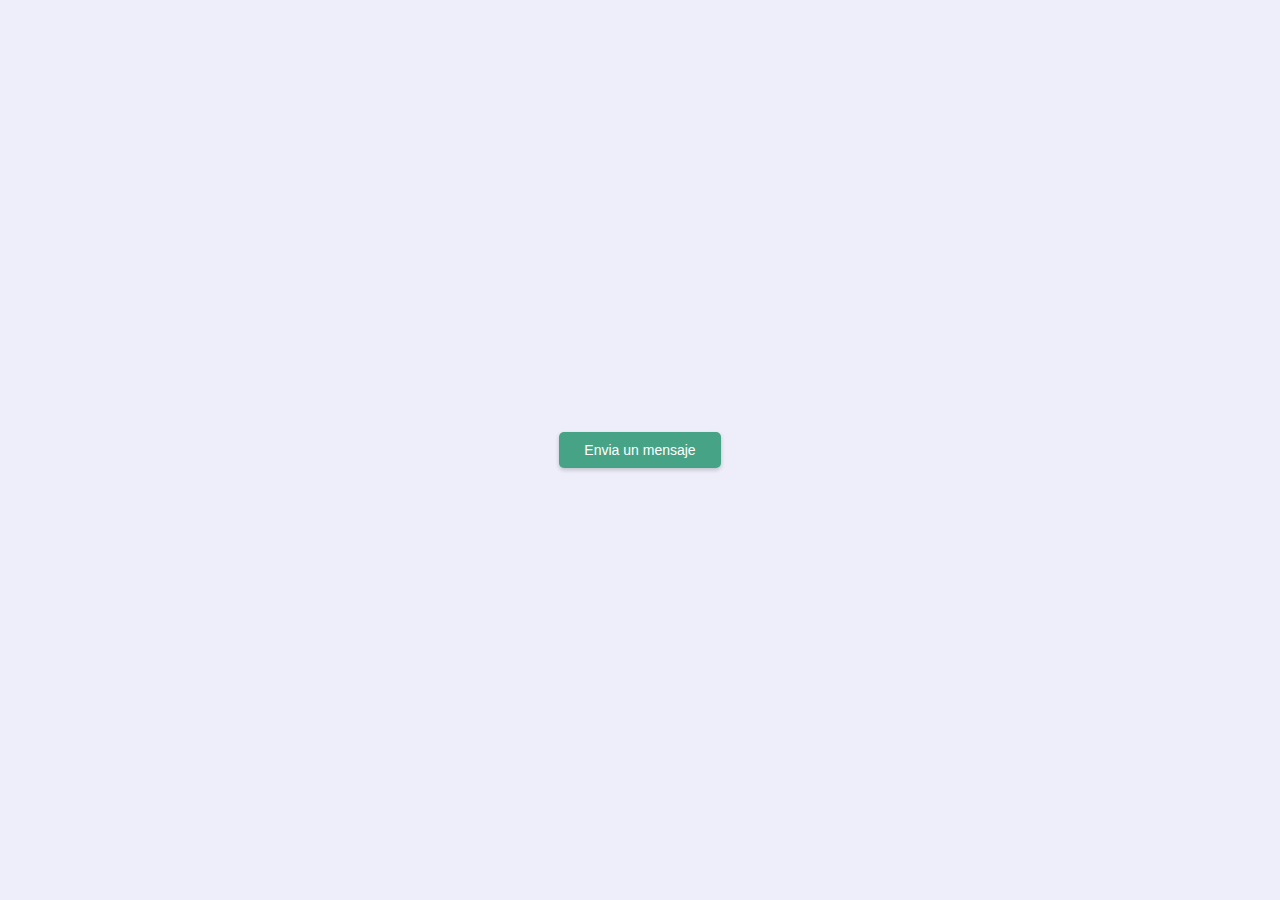
<file: index.html>
<!DOCTYPE html>
<html lang="en">
<head>
    <meta charset="UTF-8">
    <meta http-equiv="X-UA-Compatible" content="IE=edge">
    <meta name="viewport" content="width=device-width, initial-scale=1.0">
    <link rel="stylesheet" href="estilo.css">

    <title>Envía un mensaje</title>
</head>
</body>
    <button id="open">
        Envia un mensaje
    </button>

    <div id="modal_container" class="modal-container">
        <div class="modal">
            <h1>Envia un mensaje</h1>
            <form>
                <input type="text">
            </form>
            <button id="close">Enviar</button>
        </div>
    </div>
    <script src="app.js"></script>
<body>
<html>
</file>
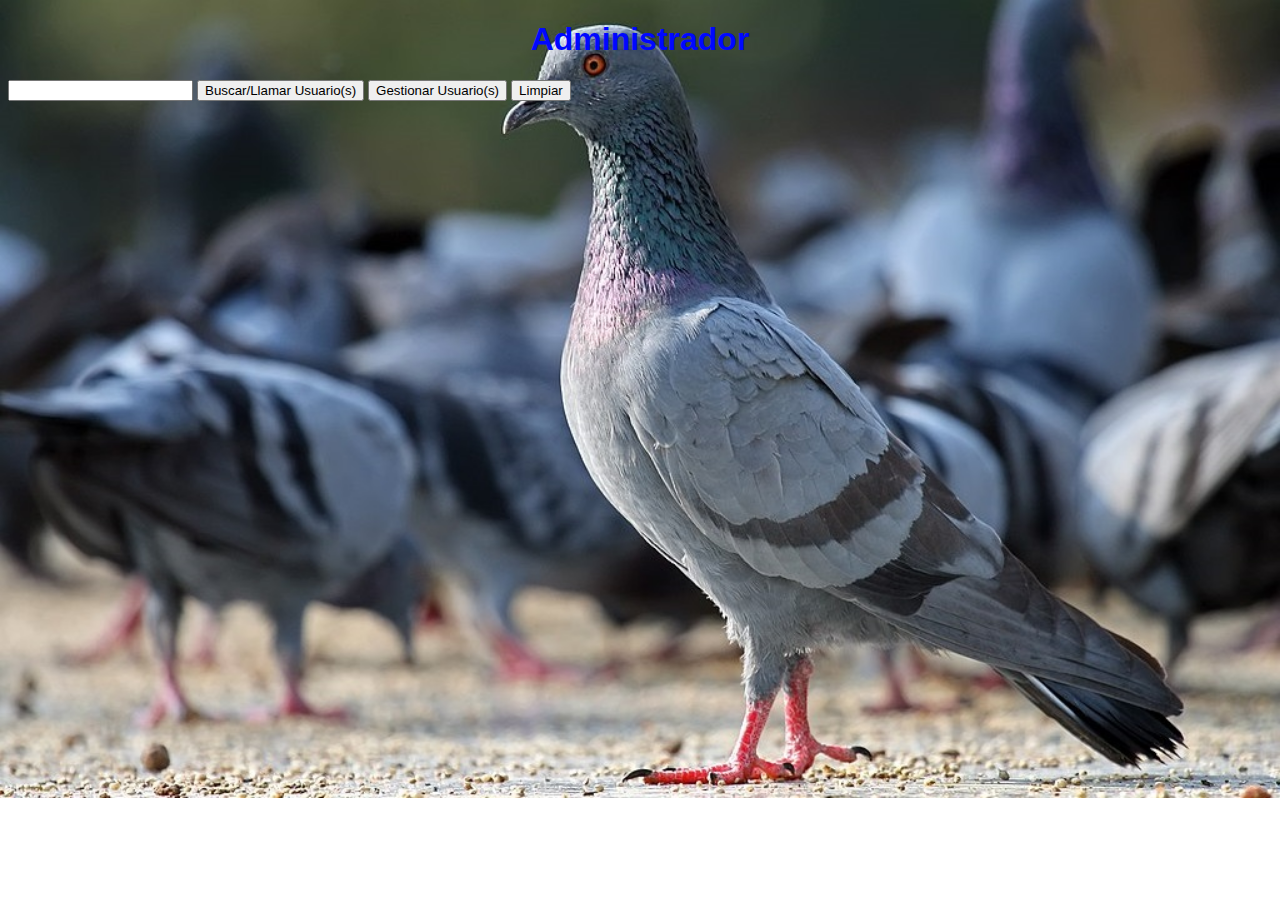
<file: admin.html>
<!DOCTYPE html>

<html>

<head>
    <title>Superadministrador</title>
    <h1 style="color: rgb(0, 8, 255); text-align: center; font-family: Verdana, Geneva, Tahoma, sans-serif;"> Administrador </h1>
</head>
<style>
    body
        {
            background-image:url('Columba_livia.jpg');
            background-repeat: no-repeat;
            background-size: cover;
        }
</style>

<!-- para la navegabilidad etiqueta ancla (<a href="pagina redireccion">)
para ir a otro sitio/cambio de pagina: location.href="principal.html/ el nombre de la pagina a la que quiere redirecionarse".
href= nombre pagina redireccionada
alert=("escriba el mensaje de alerta")
bgColor: color de fonfo
fgColor: color de texto 
<center> blabla <center>
    para poder actualizar -->

<body>
    <form action="#" method="post">
        <input value="">
        <input type="submit" class="button button-block" value="Buscar/Llamar Usuario(s)">
        <input type="submit" class="button button-block" value="Gestionar Usuario(s)">
        <input type="submit" class="button button-block" value="Limpiar">
        <location.href="Usuario.html/"></location.href>

        <!-- seleccionar imagen(s) -->
        <!-- eliminar imagen(s) -->
        <!-- seleccionar comentario(s) -->
        <!-- eliminar comentario(s) -->
    </form>    
</body>
</html>
</file>
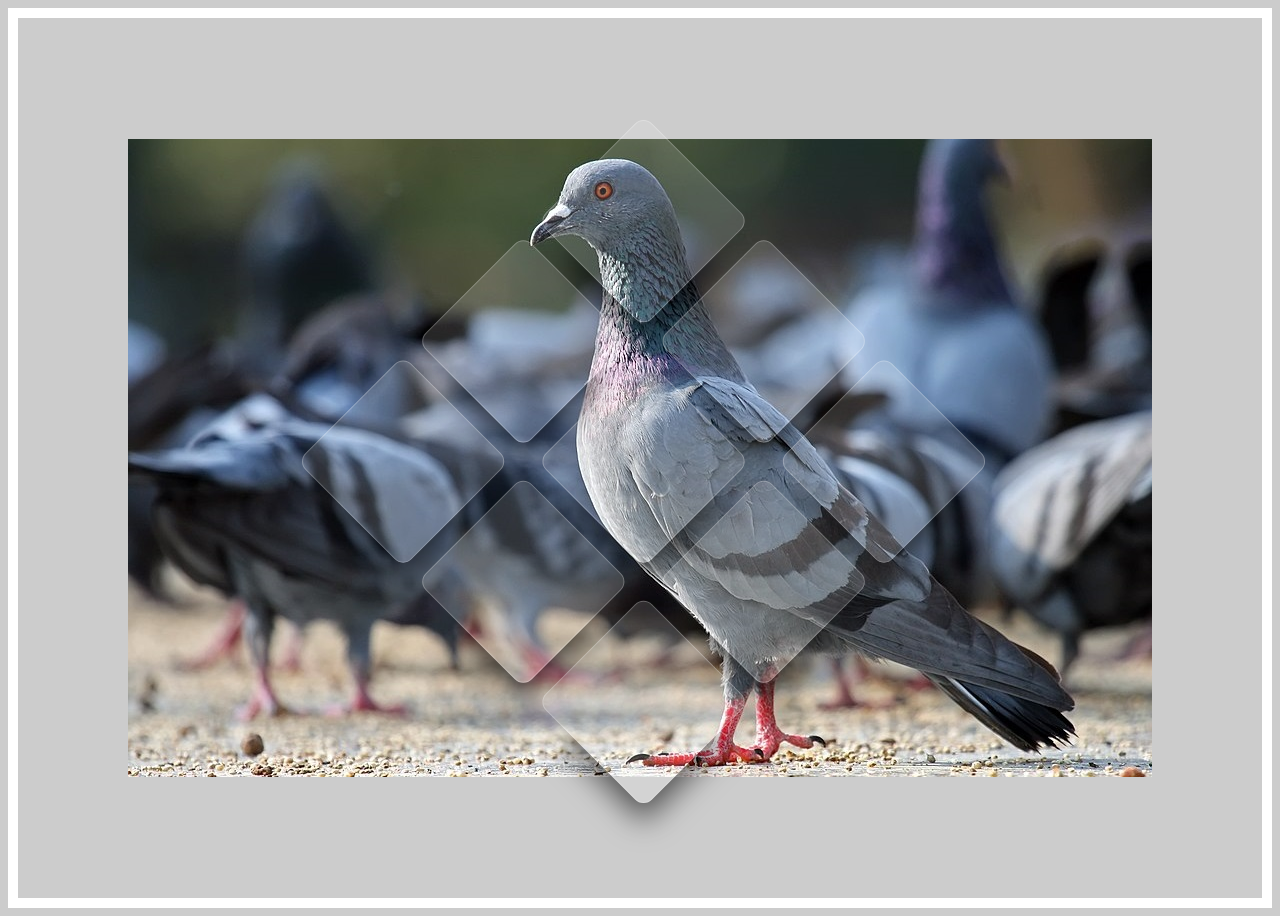
<file: inicio.html>
<!doctype html>
<!--[if lte IE 9]>
<html lang="en" class="oldie">
<![endif]-->
<!--[if gt IE 9]><!-->
<html lang="en">
<!--<![endif]-->

<head>
    <meta charset="utf-8">
    <meta name="viewport" content="width=device-width, initial-scale=1">
    <title>CSS Grid Pulse</title>
    <link rel="stylesheet" media="all" href="style.css" />
</head>

<body>

    <div class="grid">
        <div>1</div>
        <div>2</div>
        <div>3</div>
        <div>4</div>
        <div>5</div>
        <div>6</div>
        <div>7</div>
        <div>8</div>
        <div>9</div>
    </div>

</body>

</html>
</file>
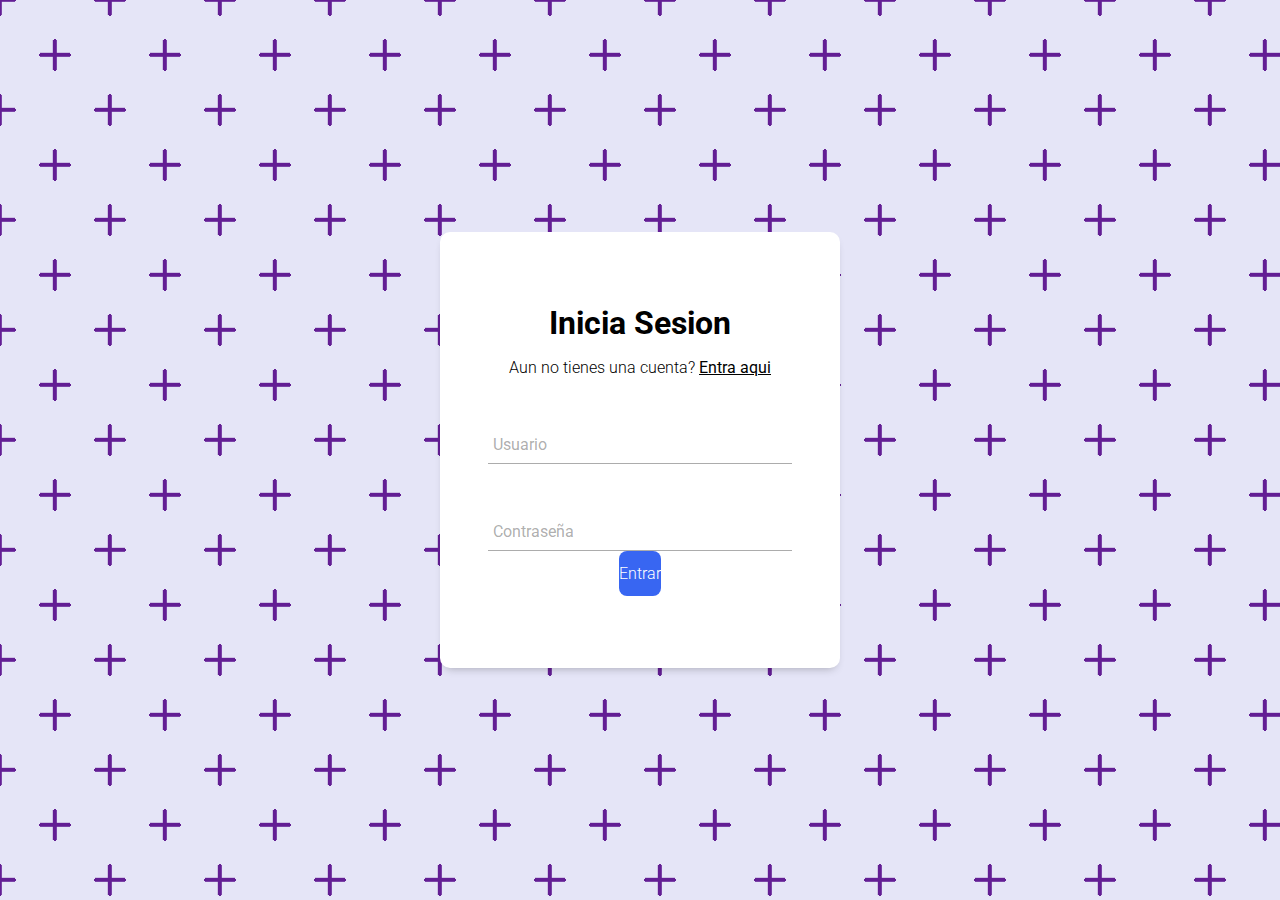
<file: login.html>
<!DOCTYPE html>
<html lang="en">
<head>
    <meta charset="UTF-8">
    <meta http-equiv="X-UA-Compatible" content="IE=edge">
    <meta name="viewport" content="width=device-width, initial-scale=1.0">
    <title>Formulario</title>
    <link rel="stylesheet" href="estilos.css">
</head>
<body>
    <form class="form">
        <h2 class="form_title">Inicia Sesion</h2>
        <p class="form_paragraph">Aun no tienes una cuenta? <a href="#" class="form_link">Entra aqui</a> </p>

        
        <div class="form_container">
            <div class="form_group">
                <input type="text" id="user" class="form_input" placeholder=" ">
                <label for="user" class="form_label">Usuario</label>
                <span class="form_line"></span>
            </div>
        </div>
        <div class="form_container">
            <div class="form_group">
                <input type="text" id="password" class="form_input" placeholder=" ">
                <label for="password" class="form_label">Contraseña</label>
                <span class="form_line"></span>
            </div>
        </div>

        <input type="submit" class="form_submit" value="Entrar"> 

        
    </form>
    
</body>
</html>
</file>
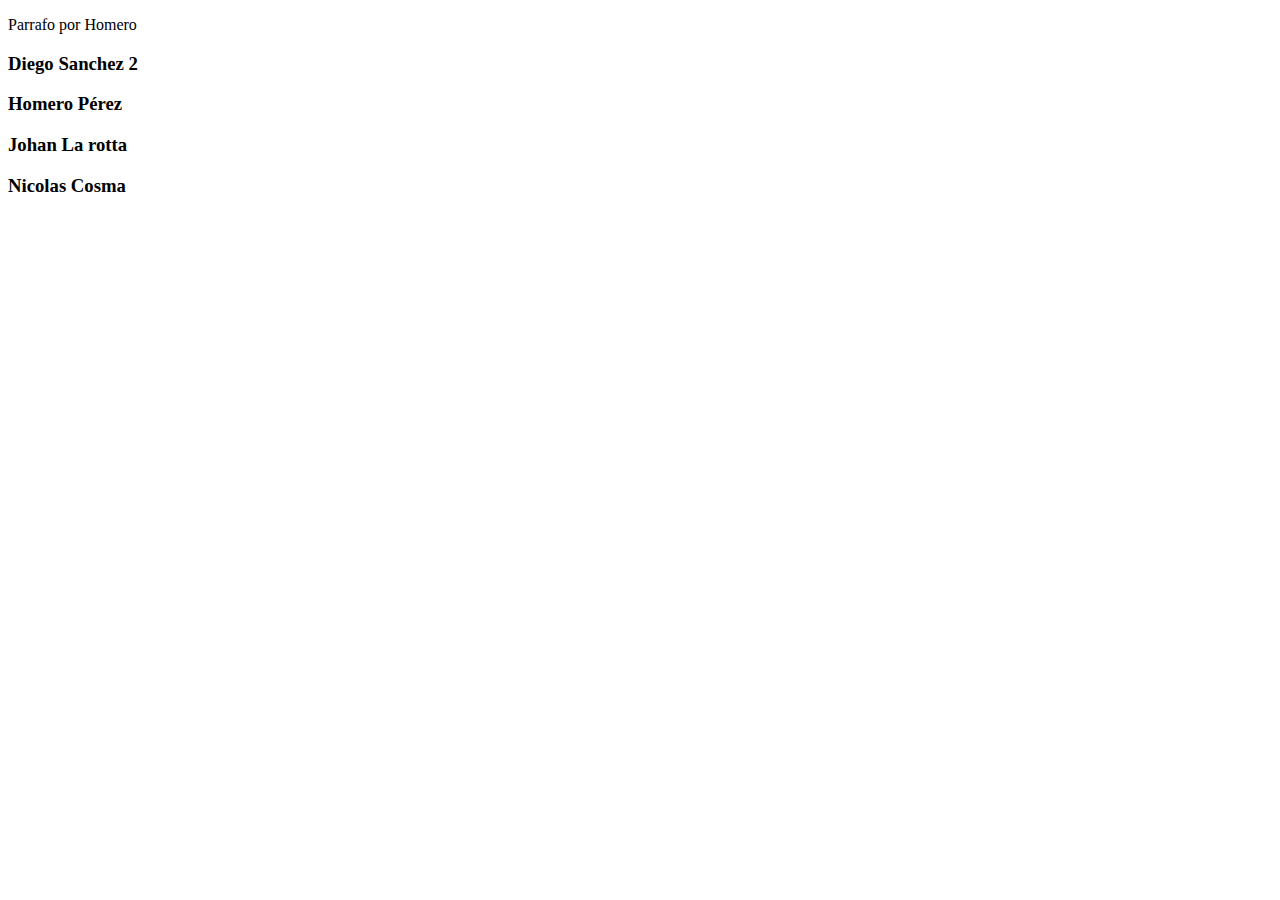
<file: prueba.html>
<!DOCTYPE html>
<html>

<head>
    <title>"Diego Sanchez 1"</title>
    <p>Parrafo por Homero</p>
</head>

<body>
    <h3>Diego Sanchez 2</h3>
    <h3>Homero Pérez</h3>
    <h3>Johan La rotta</h3>
    <h3>Nicolas Cosma</h3>
</body>

</html>
</file>
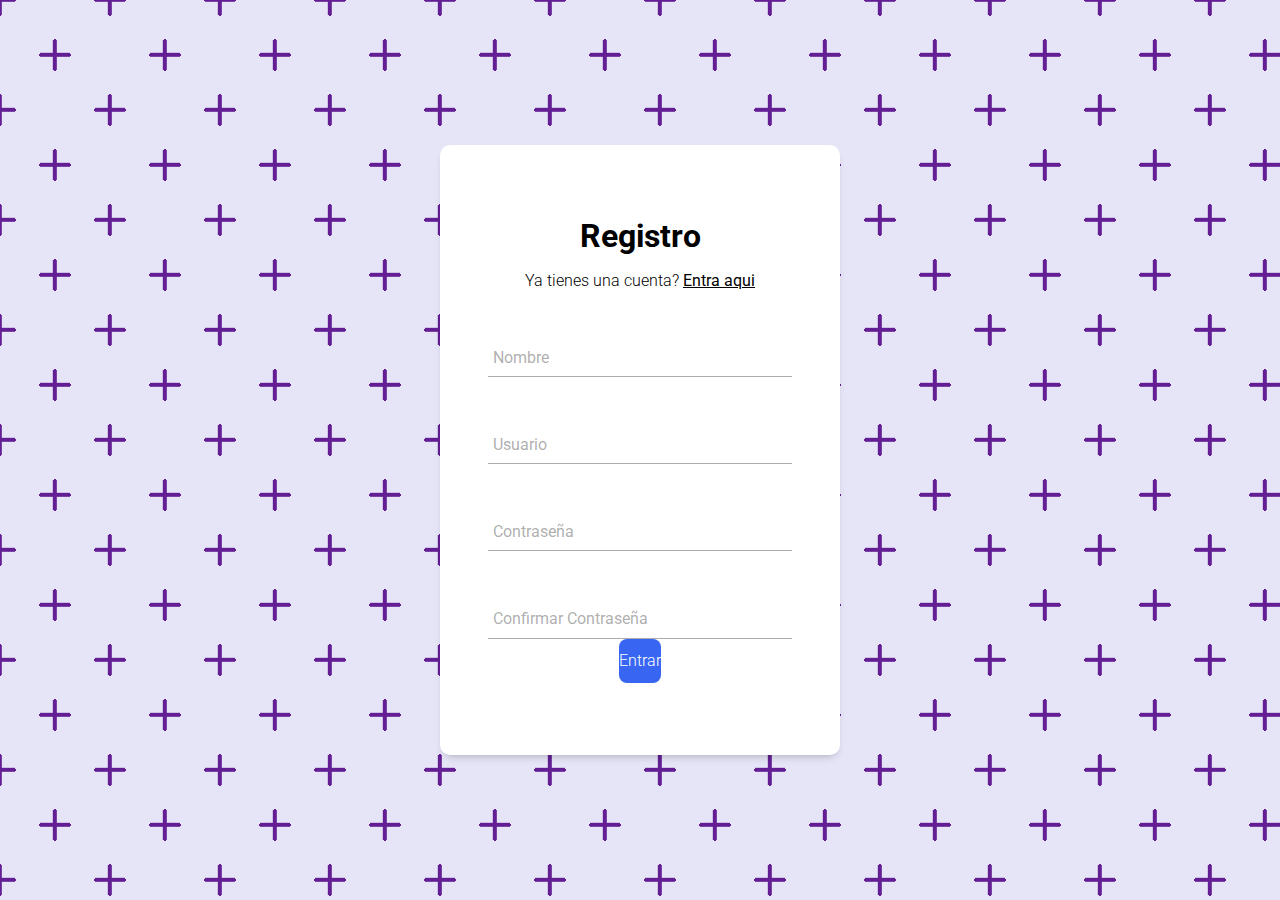
<file: registro.html>
<!DOCTYPE html>
<html lang="en">
<head>
    <meta charset="UTF-8">
    <meta http-equiv="X-UA-Compatible" content="IE=edge">
    <meta name="viewport" content="width=device-width, initial-scale=1.0">
    <title>Formulario</title>
    <link rel="stylesheet" href="estilos.css">
</head>
<body>
    <form class="form">
        <h2 class="form_title">Registro</h2>
        <p class="form_paragraph">Ya tienes una cuenta? <a href="#" class="form_link">Entra aqui</a> </p>

        <div class="form_container">
            <div class="form_group">
                <input type="text" id="name" class="form_input" placeholder=" ">
                <label for="name" class="form_label">Nombre</label>
                <span class="form_line"></span>
            </div>
        </div>
        <div class="form_container">
            <div class="form_group">
                <input type="text" id="user" class="form_input" placeholder=" ">
                <label for="user" class="form_label">Usuario</label>
                <span class="form_line"></span>
            </div>
        </div>
        <div class="form_container">
            <div class="form_group">
                <input type="text" id="password" class="form_input" placeholder=" ">
                <label for="password" class="form_label">Contraseña</label>
                <span class="form_line"></span>
            </div>
        </div>
        <div class="form_container">
            <div class="form_group">
                <input type="text" id="password" class="form_input" placeholder=" ">
                <label for="password" class="form_label">Confirmar Contraseña</label>
                <span class="form_line"></span>
            </div>
        </div>

        <input type="submit" class="form_submit" value="Entrar"> 

        
    </form>
    
</body>
</html>
</file>
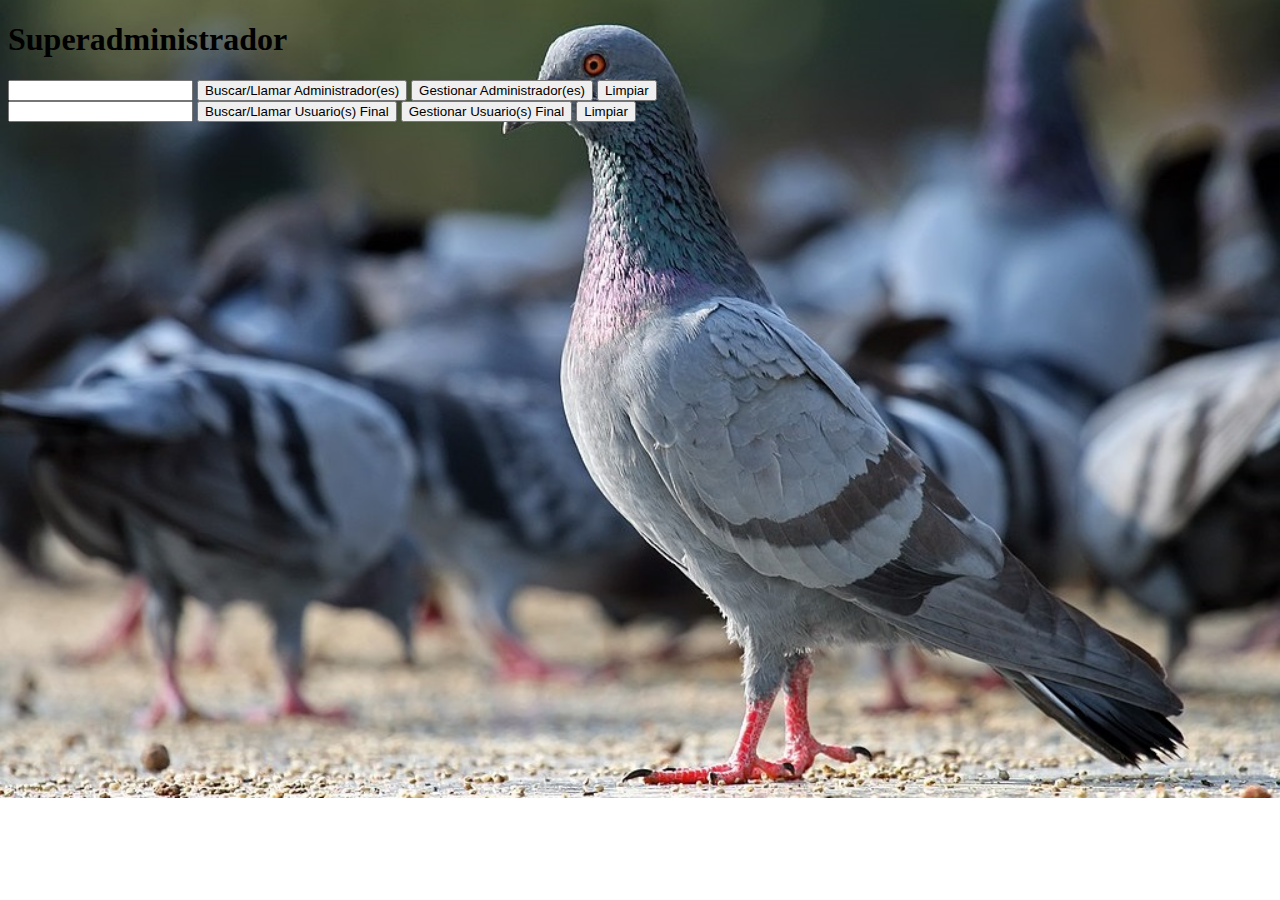
<file: superadmin.html>
<!DOCTYPE html>
<html>
<head>
    <title>Superadministrador</title>
    <h1> Superadministrador </h1>
</head>

<style>
    body
        {
            background-image:url('Columba_livia.jpg');
            background-repeat: no-repeat;
            background-size: cover;
        }
</style>

<body>
    <form action="#" method="post">
        <input value="">
        <input type="submit" class="button button-block" value="Buscar/Llamar Administrador(es)">
        <input type="submit" class="button button-block" value="Gestionar Administrador(es)">
        <input type="submit" class="button button-block" value="Limpiar">
    </form>
    
    <form action="#" method="post">
        <input value="">
        <input type="submit" class="button button-block" value="Buscar/Llamar Usuario(s) Final">
        <input type="submit" class="button button-block" value="Gestionar Usuario(s) Final">
        <input type="submit" class="button button-block" value="Limpiar">
    </form>
    
</body>
</html>
</file>
<file: estilo.css>
@import url('https://fonts.googleapis.com/css?family=Poppins&display=swap');
* {
  box-sizing: border-box;
}
body {

    background-color: #edeef9;

    font-family: 'Poppins', sans-serif;

    display: flex;

    align-items: center;

    justify-content: center;

    min-height: 100vh;

    margin: 0;

}

.btn-wsp {

    position : fijo;

    width: 60px;

    height: 60px;

    line-height :  63px;

    bottom: 25px;

    right: 25px;

    background: #25d366;

    color: #edeef9;

    border-radius: 50px;

    text-align: center;

    font-size: 35px ;

    box-shadow:  0px  1px  10px  rgba ( 0 , 0 , 0 , 0.3 );

    z-index: 100 ;

    }

.btn-wsp:hover{

    text-decoration: none;
    color: #47a386

}

button {

    background-color: #47a386;

    border: 0;

    border-radius: 5px;

    box-shadow: 0 2px 4px rgba(0, 0, 0, 0.2);

    color: #fff;

    font-size: 14px;

    padding: 10px 25px;

}

.modal-container {

    display: flex;

    background-color: rgba(0, 0, 0, 0.3);

    align-items: center;

    justify-content: center;

    position: fixed;

    pointer-events: none;

    opacity: 0;  

    top: 0;

    left: 0;

    height: 100vh;

    width: 100vw;

    transition: opacity 0.3s ease;

}

.show {

    pointer-events: auto;

    opacity: 1;

}

button {

    background-color: #47a386;

    border: 0;

    border-radius: 5px;

    box-shadow: 0 2px 4px rgba(0, 0, 0, 0.2);

    color: #fff;

    font-size: 14px;

    padding: 10px 25px;

}

.modal {

    background-color: #fff;

    width: 600px;

    max-width: 100%;

    padding: 30px 50px;

    border-radius: 5px;

    box-shadow: 0 2px 4px rgba(0, 0, 0, 0.2);

    text-align: center;

}

.modal h1 {
    margin: 0;
}

.modal p {

    opacity: 0.7;
    font-size: 14px;
}
</file>
<file: style.css>
body {
    #background: -webkit-gradient(linear, left top, left bottom, from(coral), to(rebeccapurple));
    #background: linear-gradient(coral, rebeccapurple);
    background-image: url(Columba_livia.jpg);
    background-color: #cccccc;
    background-position: center;
    background-repeat: no-repeat;
    #background-size: cover;
    border: 10px solid white;
    min-height: 100vh;
    box-sizing: border-box;
    display: -webkit-box;
    display: flex;
    -webkit-box-align: center;
    align-items: center;
    -webkit-box-pack: center;
    justify-content: center;
}

.grid {
    -webkit-box-flex: 0;
    flex: 0 0 auto;
    -webkit-perspective: 600px;
    perspective: 600px;
    display: grid;
    grid-template-columns: repeat(3, 150px);
    grid-template-rows: repeat(3, 150px);
    grid-gap: 20px;
    max-width: 480px;
    -webkit-transform: rotate(45deg);
    transform: rotate(45deg);
}

.grid div {
    background: rgba(255, 255, 255, 0.15);
    border: 1px solid rgba(255, 255, 255, 0.25);
    padding: 20px;
    color: transparent;
    box-shadow: 30px 30px 30px -20px rgba(0, 0, 0, 0.6);
    border-radius: 12px;
}

.grid div:nth-child(odd) {
    -webkit-animation: 1000ms ease-in-out infinite alternate pulse;
    animation: 1000ms ease-in-out infinite alternate pulse;
}

.grid div:nth-child(even) {
    -webkit-animation: 1000ms 1000ms ease-in-out infinite alternate pulse;
    animation: 1000ms 1000ms ease-in-out infinite alternate pulse;
}

@-webkit-keyframes pulse {
    to {
        -webkit-transform: translate3d(0px, 0px, -60px);
        transform: translate3d(0px, 0px, -60px);
        box-shadow: 15px 15px 20px -20px rgba(0, 0, 0, 0.8);
    }
}

@keyframes pulse {
    to {
        -webkit-transform: translate3d(0px, 0px, -60px);
        transform: translate3d(0px, 0px, -60px);
        box-shadow: 15px 15px 20px -20px rgba(0, 0, 0, 0.8);
    }
}
</file>
<file: estilos.css>
@import url('https://fonts.googleapis.com/css2?family=Roboto:wght@300;400;700&display=swap');

*{
    margin: 0;
    padding: 0;
    box-sizing: border-box;
}

body{
    font-family: 'Roboto', sans-serif;
    background-color: #e5e5f7;
    background: radial-gradient(circle, transparent 20%, #e5e5f7 20%, #e5e5f7 80%, transparent 80%, transparent), radial-gradient(circle, transparent 20%, #e5e5f7 20%, #e5e5f7 80%, transparent 80%, transparent) 55px 55px, linear-gradient(#631e94 4.4px, transparent 4.4px) 0 -2.2px, linear-gradient(90deg, #631e94 4.4px, #e5e5f7 4.4px) -2.2px 0;
    background-size: 110px 110px, 110px 110px, 55px 55px, 55px 55px;
    display: flex;
    min-height: 100vh;
}


.form{
    background-color: #fff;
    margin: auto;
    width: 90%;
    max-width: 400px;
    padding: 4.5em 3em;
    border-radius: 10px;
    box-shadow: 0 5px 10px -5px rgb(0 0 0 / 30%);
    text-align: center;
}

.form_title{
    font-size: 2rem;
    margin-bottom: .5em;
}

.form_paragraph{
    font-weight: 300;
}

.form_link{
    font-weight: 400;
    color: #000;
}

.form_container{
    margin-top: 3em;
    display: grid;
    gap: 25.em;
}

.form_group{
    position: relative;
    --color: #5757577e;

}

.form_input{
    width: 100%;
    background: none;
    color: #706c6c;
    font-size: 1rem;
    padding: .6em .3em;
    border: none;
    outline: none;
    border-bottom: 1px solid var(--color); 
    font-family: 'Roboto', sans-serif;
}


.form_input:not(:placeholder-show){
    color: #4d4646;
}

.form_input:focus + .form_label,
.form_input:not(:placeholder-shown) + .form_label{
    transform: translateY(-12px) scale(.7);
    transform-origin: left top;
    color: #3866f2;
}

.form_label{
    color: var(--color);
    cursor: pointer;
    position: absolute;
    top: 0;
    left: 5px;
    transform: translateY(10px);
    transition: transform .5s, color .3s;
}

.form_submit{
    background-color: #3866f2;
    color: #fff;
    font-family: 'Roboto', sans-serif;
    font-weight: 300;
    font-size: 1rem;
    padding: .8em 0;
    border: none;
    border-radius: .5em;

}

.form_line{
    position: absolute;
    bottom: 0;
    left: 0;
    width: 100%;
    height: 1px;
    background: #3866f2;
    transform: scale(0);
    transform: left bottom;
    transition: transform .4s;
}

.form_input:focus ~ .form_label,
.form_input:not(:placeholder-show) ~ .form_line{
    transform: scale(1);
}

@media (max-width:425px){

    .form_title{
        font-size: 1.8rem;
    }
}
</file>
